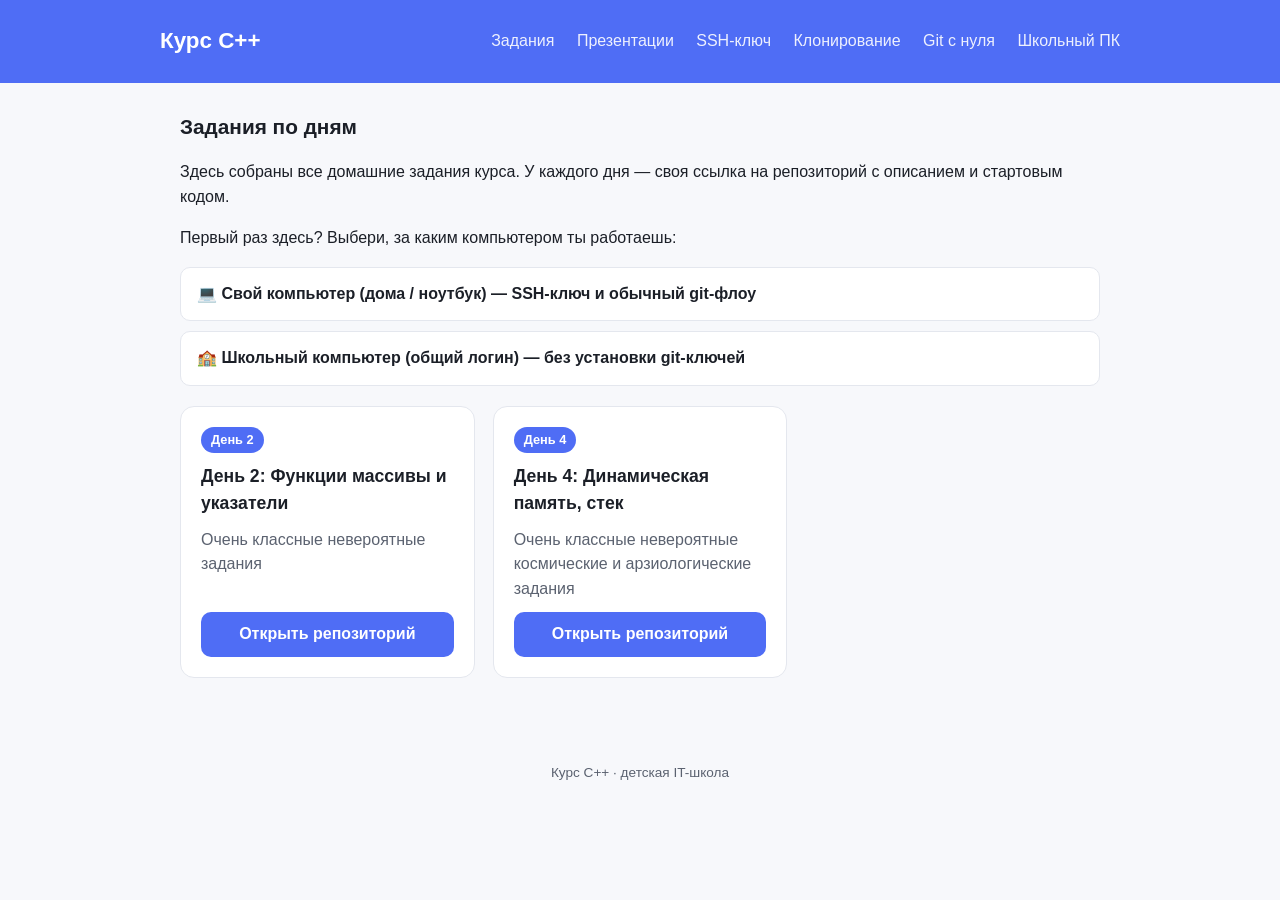
<file: index.html>
<!doctype html>
<html lang="ru">
<head>
  <meta charset="utf-8" />
  <meta name="viewport" content="width=device-width, initial-scale=1" />
  <title>Задания по C++</title>
  <link rel="stylesheet" href="assets/styles.css" />
</head>
<body>
  <header class="site-header">
    <div class="inner">
      <h1>Курс C++</h1>
      <nav>
        <a href="index.html">Задания</a>
        <a href="presentations.html">Презентации</a>
        <a href="guides/ssh-key.html">SSH-ключ</a>
        <a href="guides/git-clone.html">Клонирование</a>
        <a href="guides/git-basics.html">Git с нуля</a>
        <a href="guides/school-pc.html">Школьный ПК</a>
      </nav>
    </div>
  </header>

  <main>
    <h2>Задания по дням</h2>
    <p>Здесь собраны все домашние задания курса. У каждого дня — своя ссылка на репозиторий с описанием и стартовым кодом.</p>

    <p>Первый раз здесь? Выбери, за каким компьютером ты работаешь:</p>
    <div class="guides-list">
      <a href="guides/ssh-key.html">💻 Свой компьютер (дома / ноутбук) — SSH-ключ и обычный git-флоу</a>
      <a href="guides/school-pc.html">🏫 Школьный компьютер (общий логин) — без установки git-ключей</a>
    </div>

    <div id="days-container" class="cards"></div>
  </main>

  <footer>Курс C++ · детская IT-школа</footer>

  <script src="assets/data/days.js"></script>
  <script src="assets/app.js"></script>
</body>
</html>
</file>
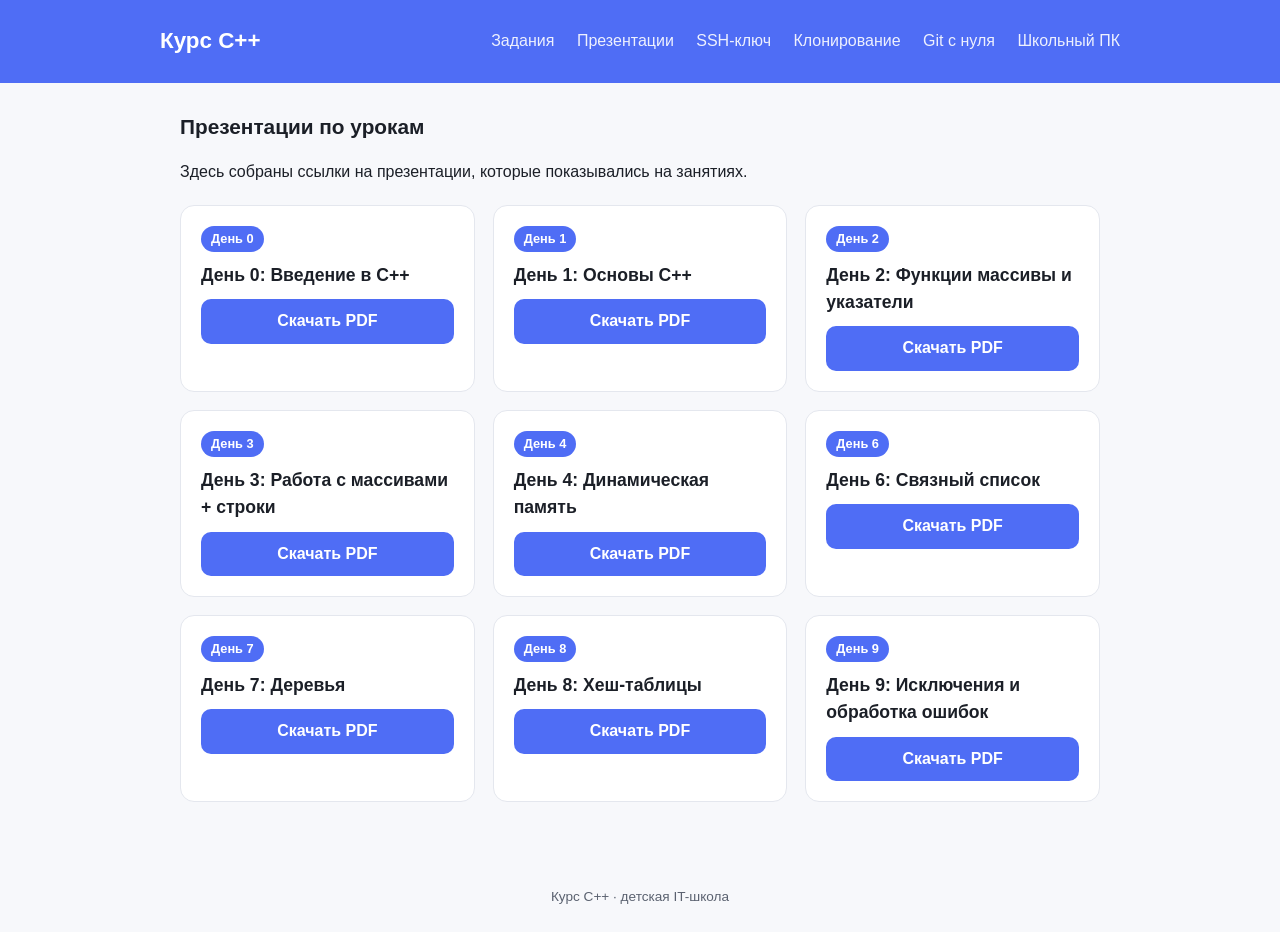
<file: presentations.html>
<!doctype html>
<html lang="ru">
<head>
  <meta charset="utf-8" />
  <meta name="viewport" content="width=device-width, initial-scale=1" />
  <title>Презентации — Курс C++</title>
  <link rel="stylesheet" href="assets/styles.css" />
</head>
<body>
  <header class="site-header">
    <div class="inner">
      <h1>Курс C++</h1>
      <nav>
        <a href="index.html">Задания</a>
        <a href="presentations.html">Презентации</a>
        <a href="guides/ssh-key.html">SSH-ключ</a>
        <a href="guides/git-clone.html">Клонирование</a>
        <a href="guides/git-basics.html">Git с нуля</a>
        <a href="guides/school-pc.html">Школьный ПК</a>
      </nav>
    </div>
  </header>

  <main>
    <h2>Презентации по урокам</h2>
    <p>Здесь собраны ссылки на презентации, которые показывались на занятиях.</p>

    <div id="presentations-container" class="cards"></div>
  </main>

  <footer>Курс C++ · детская IT-школа</footer>

  <script src="assets/data/presentations.js"></script>
  <script src="assets/app.js"></script>
</body>
</html>
</file>
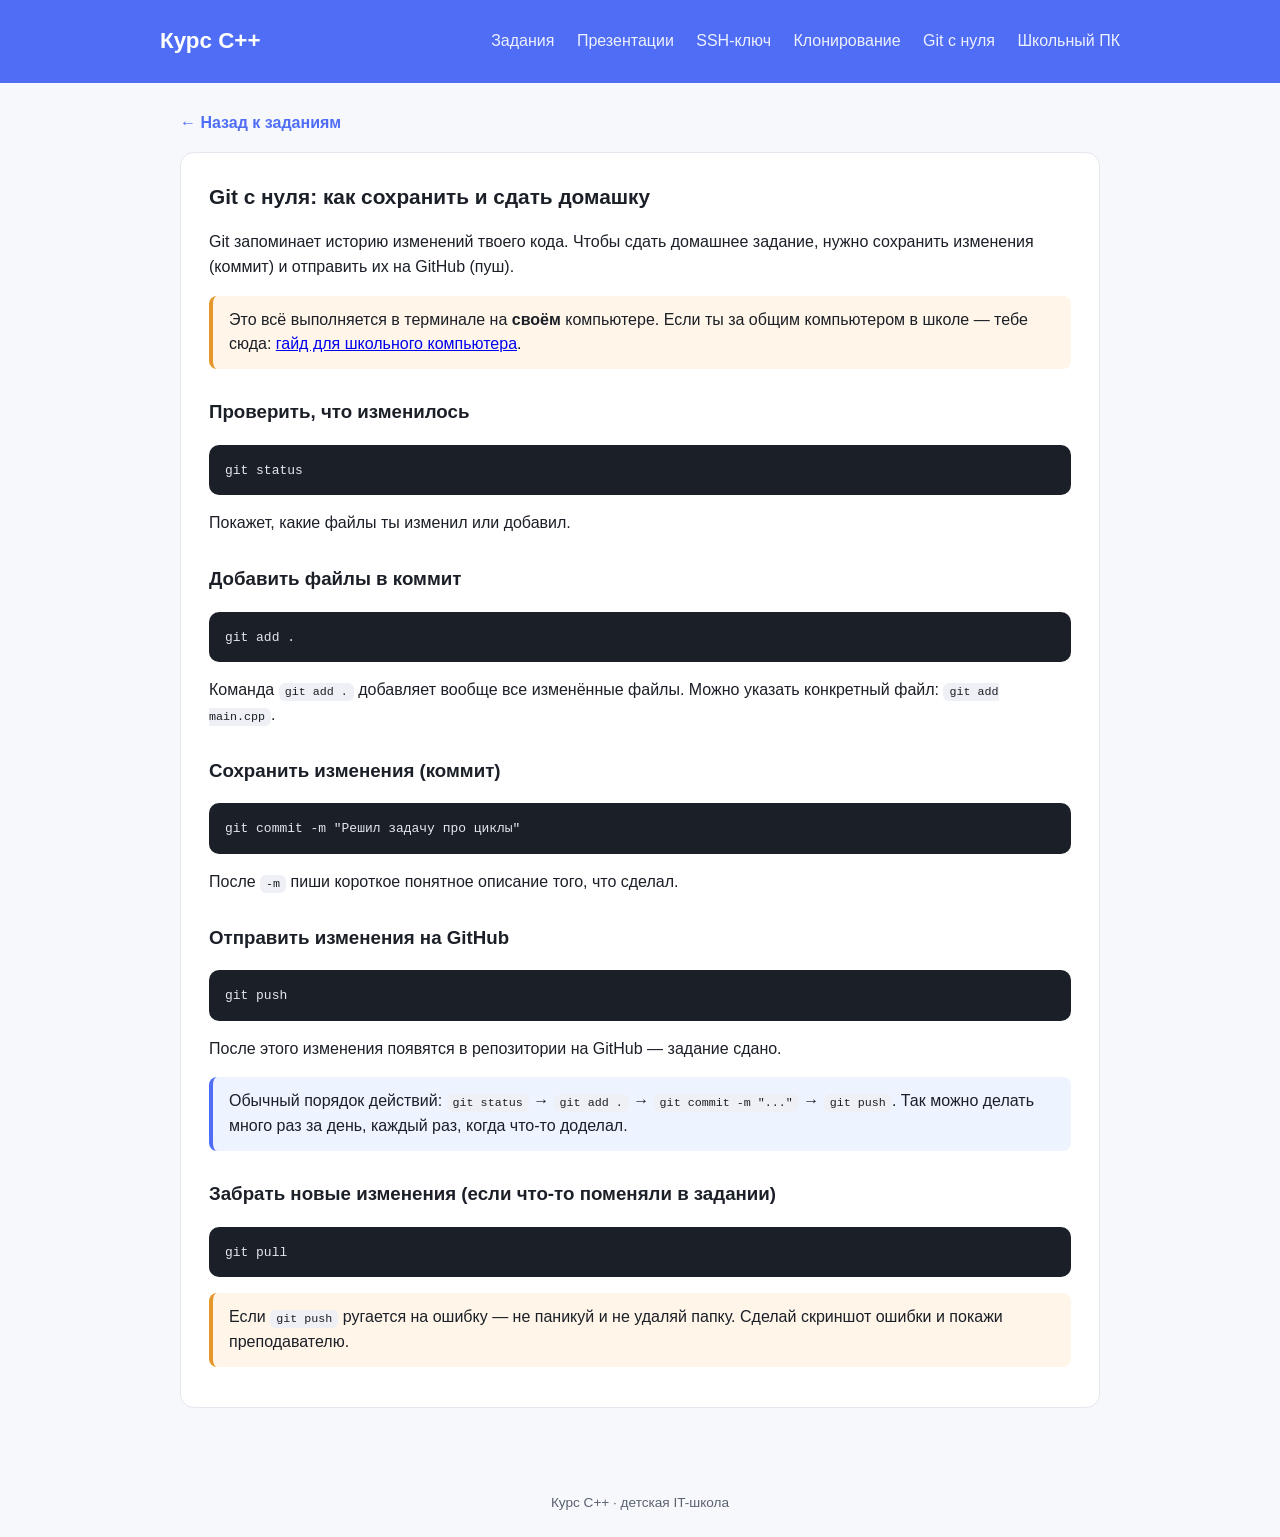
<file: guides/git-basics.html>
<!doctype html>
<html lang="ru">
<head>
  <meta charset="utf-8" />
  <meta name="viewport" content="width=device-width, initial-scale=1" />
  <title>Git с нуля — Курс C++</title>
  <link rel="stylesheet" href="../assets/styles.css" />
</head>
<body>
  <header class="site-header">
    <div class="inner">
      <h1>Курс C++</h1>
      <nav>
        <a href="../index.html">Задания</a>
        <a href="../presentations.html">Презентации</a>
        <a href="ssh-key.html">SSH-ключ</a>
        <a href="git-clone.html">Клонирование</a>
        <a href="git-basics.html">Git с нуля</a>
        <a href="school-pc.html">Школьный ПК</a>
      </nav>
    </div>
  </header>

  <main>
    <a class="back-link" href="../index.html">← Назад к заданиям</a>
    <article class="guide">
      <h2>Git с нуля: как сохранить и сдать домашку</h2>
      <p>
        Git запоминает историю изменений твоего кода. Чтобы сдать домашнее задание,
        нужно сохранить изменения (коммит) и отправить их на GitHub (пуш).
      </p>

      <div class="tip warn">
        Это всё выполняется в терминале на <strong>своём</strong> компьютере. Если ты за общим
        компьютером в школе — тебе сюда: <a href="school-pc.html">гайд для школьного компьютера</a>.
      </div>

      <h3>Проверить, что изменилось</h3>
      <pre><code>git status</code></pre>
      <p>Покажет, какие файлы ты изменил или добавил.</p>

      <h3>Добавить файлы в коммит</h3>
      <pre><code>git add .</code></pre>
      <p>Команда <code>git add .</code> добавляет вообще все изменённые файлы. Можно указать конкретный файл: <code>git add main.cpp</code>.</p>

      <h3>Сохранить изменения (коммит)</h3>
      <pre><code>git commit -m "Решил задачу про циклы"</code></pre>
      <p>После <code>-m</code> пиши короткое понятное описание того, что сделал.</p>

      <h3>Отправить изменения на GitHub</h3>
      <pre><code>git push</code></pre>
      <p>После этого изменения появятся в репозитории на GitHub — задание сдано.</p>

      <div class="tip">
        Обычный порядок действий: <code>git status</code> → <code>git add .</code> → <code>git commit -m "..."</code> → <code>git push</code>.
        Так можно делать много раз за день, каждый раз, когда что-то доделал.
      </div>

      <h3>Забрать новые изменения (если что-то поменяли в задании)</h3>
      <pre><code>git pull</code></pre>

      <div class="tip warn">
        Если <code>git push</code> ругается на ошибку — не паникуй и не удаляй папку. Сделай скриншот ошибки
        и покажи преподавателю.
      </div>
    </article>
  </main>

  <footer>Курс C++ · детская IT-школа</footer>
</body>
</html>
</file>
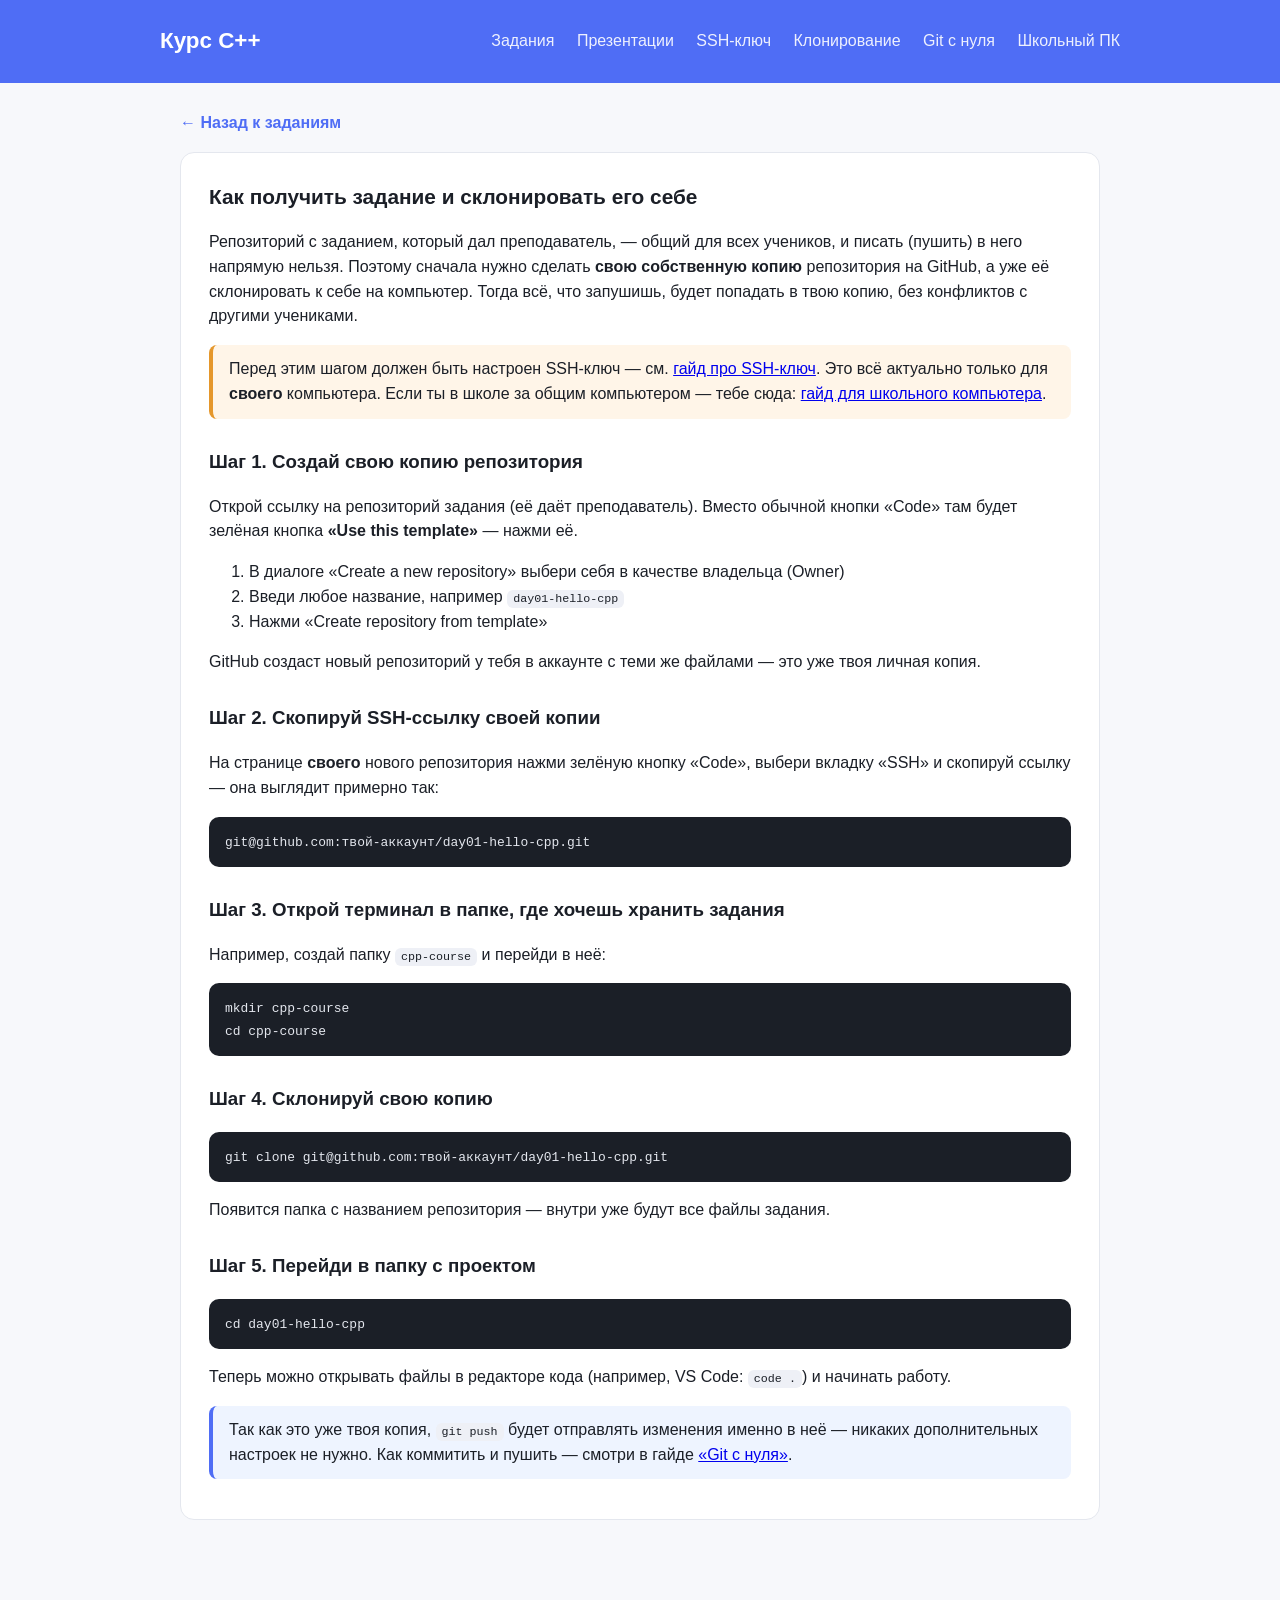
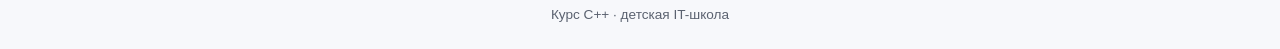
<file: guides/git-clone.html>
<!doctype html>
<html lang="ru">
<head>
  <meta charset="utf-8" />
  <meta name="viewport" content="width=device-width, initial-scale=1" />
  <title>Как склонировать репозиторий — Курс C++</title>
  <link rel="stylesheet" href="../assets/styles.css" />
</head>
<body>
  <header class="site-header">
    <div class="inner">
      <h1>Курс C++</h1>
      <nav>
        <a href="../index.html">Задания</a>
        <a href="../presentations.html">Презентации</a>
        <a href="ssh-key.html">SSH-ключ </a>
        <a href="git-clone.html">Клонирование</a>
        <a href="git-basics.html">Git с нуля</a>
        <a href="school-pc.html">Школьный ПК</a>
      </nav>
    </div>
  </header>

  <main>
    <a class="back-link" href="../index.html">← Назад к заданиям</a>
    <article class="guide">
      <h2>Как получить задание и склонировать его себе</h2>
      <p>
        Репозиторий с заданием, который дал преподаватель, — общий для всех учеников, и писать
        (пушить) в него напрямую нельзя. Поэтому сначала нужно сделать <strong>свою собственную копию</strong>
        репозитория на GitHub, а уже её склонировать к себе на компьютер. Тогда всё, что запушишь,
        будет попадать в твою копию, без конфликтов с другими учениками.
      </p>

      <div class="tip warn">
        Перед этим шагом должен быть настроен SSH-ключ — см. <a href="ssh-key.html">гайд про SSH-ключ</a>.
        Это всё актуально только для <strong>своего</strong> компьютера. Если ты в школе за общим
        компьютером — тебе сюда: <a href="school-pc.html">гайд для школьного компьютера</a>.
      </div>

      <h3>Шаг 1. Создай свою копию репозитория</h3>
      <p>
        Открой ссылку на репозиторий задания (её даёт преподаватель). Вместо обычной кнопки «Code»
        там будет зелёная кнопка <strong>«Use this template»</strong> — нажми её.
      </p>
      <ol>
        <li>В диалоге «Create a new repository» выбери себя в качестве владельца (Owner)</li>
        <li>Введи любое название, например <code>day01-hello-cpp</code></li>
        <li>Нажми «Create repository from template»</li>
      </ol>
      <p>
        GitHub создаст новый репозиторий у тебя в аккаунте с теми же файлами — это уже твоя личная копия.
      </p>

      <h3>Шаг 2. Скопируй SSH-ссылку своей копии</h3>
      <p>
        На странице <strong>своего</strong> нового репозитория нажми зелёную кнопку «Code», выбери вкладку «SSH»
        и скопируй ссылку — она выглядит примерно так:
      </p>
      <pre><code>git@github.com:твой-аккаунт/day01-hello-cpp.git</code></pre>

      <h3>Шаг 3. Открой терминал в папке, где хочешь хранить задания</h3>
      <p>Например, создай папку <code>cpp-course</code> и перейди в неё:</p>
      <pre><code>mkdir cpp-course
cd cpp-course</code></pre>

      <h3>Шаг 4. Склонируй свою копию</h3>
      <pre><code>git clone git@github.com:твой-аккаунт/day01-hello-cpp.git</code></pre>
      <p>
        Появится папка с названием репозитория — внутри уже будут все файлы задания.
      </p>

      <h3>Шаг 5. Перейди в папку с проектом</h3>
      <pre><code>cd day01-hello-cpp</code></pre>
      <p>Теперь можно открывать файлы в редакторе кода (например, VS Code: <code>code .</code>) и начинать работу.</p>

      <div class="tip">
        Так как это уже твоя копия, <code>git push</code> будет отправлять изменения именно в неё —
        никаких дополнительных настроек не нужно. Как коммитить и пушить — смотри в гайде
        <a href="git-basics.html">«Git с нуля»</a>.
      </div>
    </article>
  </main>

  <footer>Курс C++ · детская IT-школа</footer>
</body>
</html>
</file>
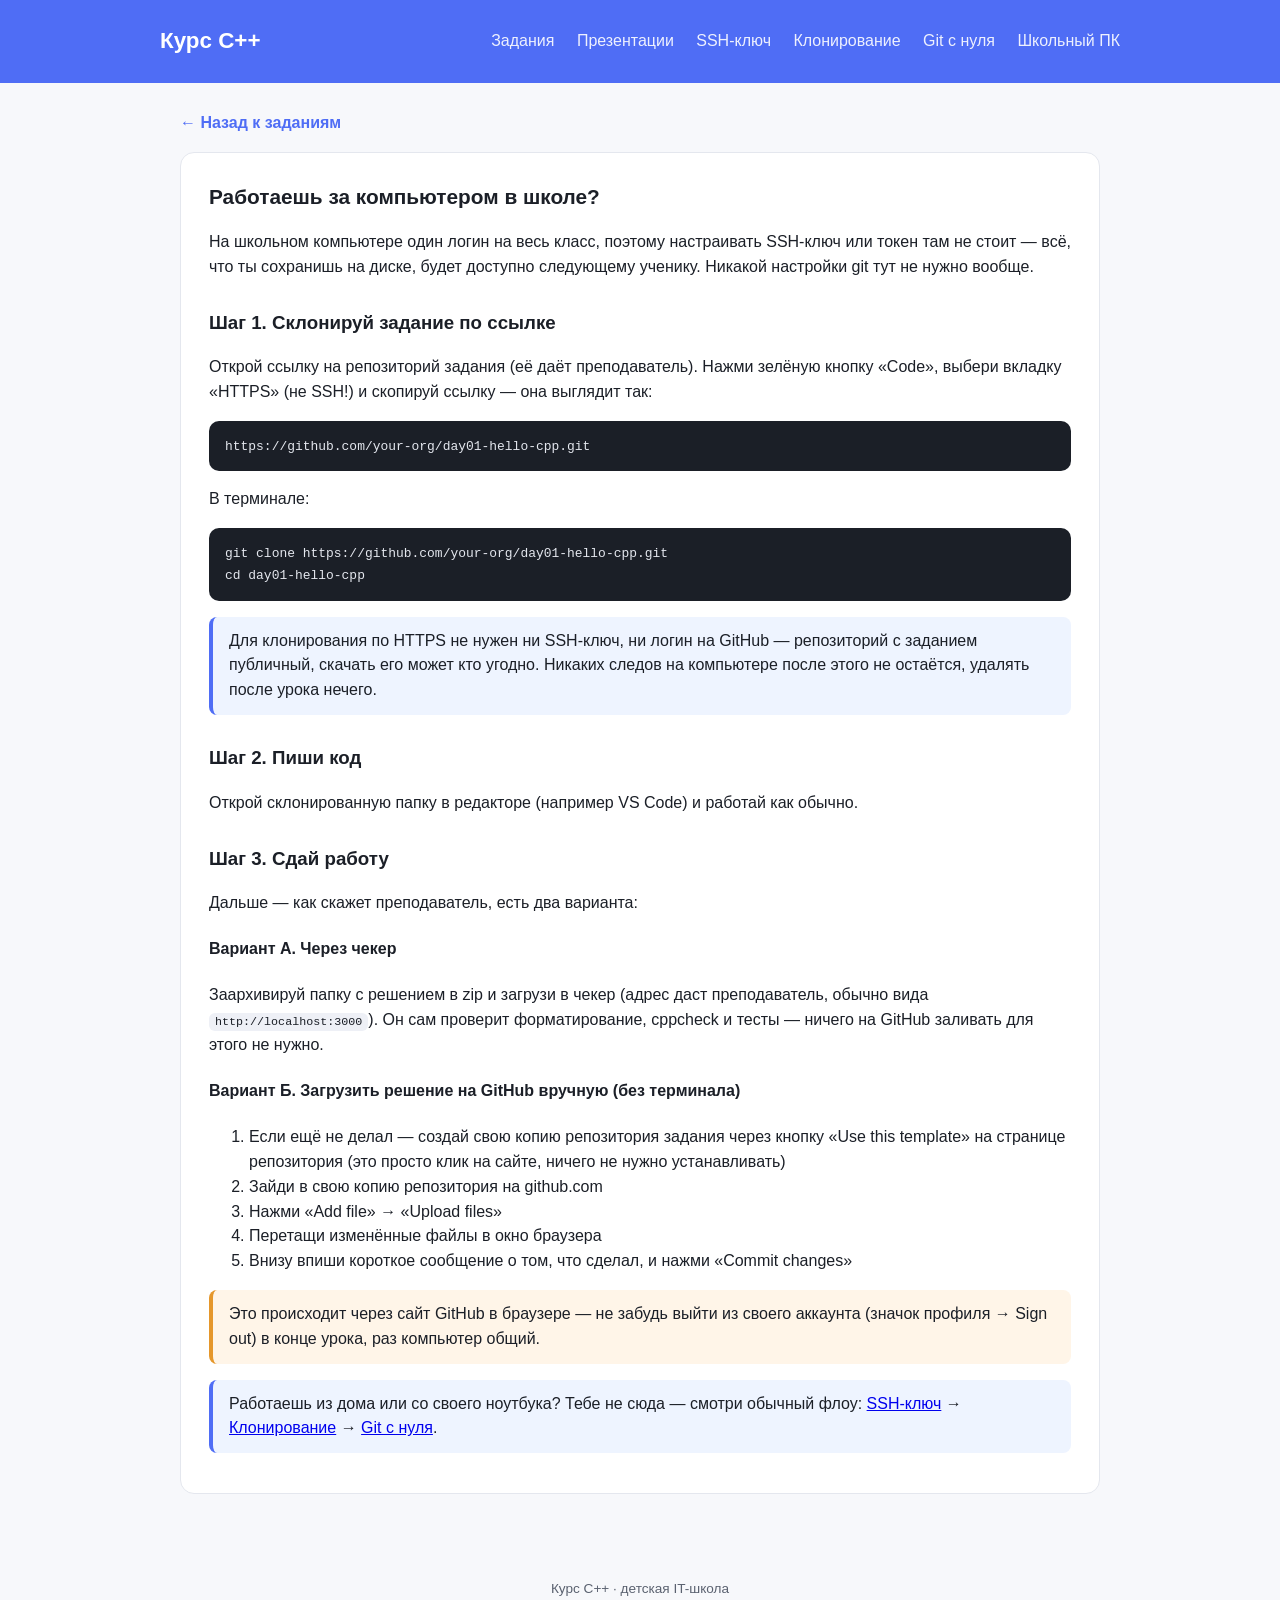
<file: guides/school-pc.html>
<!doctype html>
<html lang="ru">
<head>
  <meta charset="utf-8" />
  <meta name="viewport" content="width=device-width, initial-scale=1" />
  <title>Работаешь за школьным компьютером — Курс C++</title>
  <link rel="stylesheet" href="../assets/styles.css" />
</head>
<body>
  <header class="site-header">
    <div class="inner">
      <h1>Курс C++</h1>
      <nav>
        <a href="../index.html">Задания</a>
        <a href="../presentations.html">Презентации</a>
        <a href="ssh-key.html">SSH-ключ</a>
        <a href="git-clone.html">Клонирование</a>
        <a href="git-basics.html">Git с нуля</a>
        <a href="school-pc.html">Школьный ПК</a>
      </nav>
    </div>
  </header>

  <main>
    <a class="back-link" href="../index.html">← Назад к заданиям</a>
    <article class="guide">
      <h2>Работаешь за компьютером в школе?</h2>
      <p>
        На школьном компьютере один логин на весь класс, поэтому настраивать SSH-ключ или токен
        там не стоит — всё, что ты сохранишь на диске, будет доступно следующему ученику.
        Никакой настройки git тут не нужно вообще.
      </p>

      <h3>Шаг 1. Склонируй задание по ссылке</h3>
      <p>
        Открой ссылку на репозиторий задания (её даёт преподаватель). Нажми зелёную кнопку «Code»,
        выбери вкладку «HTTPS» (не SSH!) и скопируй ссылку — она выглядит так:
      </p>
      <pre><code>https://github.com/your-org/day01-hello-cpp.git</code></pre>
      <p>В терминале:</p>
      <pre><code>git clone https://github.com/your-org/day01-hello-cpp.git
cd day01-hello-cpp</code></pre>

      <div class="tip">
        Для клонирования по HTTPS не нужен ни SSH-ключ, ни логин на GitHub — репозиторий с заданием
        публичный, скачать его может кто угодно. Никаких следов на компьютере после этого не остаётся,
        удалять после урока нечего.
      </div>

      <h3>Шаг 2. Пиши код</h3>
      <p>Открой склонированную папку в редакторе (например VS Code) и работай как обычно.</p>

      <h3>Шаг 3. Сдай работу</h3>
      <p>Дальше — как скажет преподаватель, есть два варианта:</p>

      <h4>Вариант А. Через чекер</h4>
      <p>
        Заархивируй папку с решением в zip и загрузи в чекер (адрес даст преподаватель,
        обычно вида <code>http://localhost:3000</code>). Он сам проверит форматирование, cppcheck
        и тесты — ничего на GitHub заливать для этого не нужно.
      </p>

      <h4>Вариант Б. Загрузить решение на GitHub вручную (без терминала)</h4>
      <ol>
        <li>
          Если ещё не делал — создай свою копию репозитория задания через кнопку «Use this template»
          на странице репозитория (это просто клик на сайте, ничего не нужно устанавливать)
        </li>
        <li>Зайди в свою копию репозитория на github.com</li>
        <li>Нажми «Add file» → «Upload files»</li>
        <li>Перетащи изменённые файлы в окно браузера</li>
        <li>Внизу впиши короткое сообщение о том, что сделал, и нажми «Commit changes»</li>
      </ol>

      <div class="tip warn">
        Это происходит через сайт GitHub в браузере — не забудь выйти из своего аккаунта
        (значок профиля → Sign out) в конце урока, раз компьютер общий.
      </div>

      <div class="tip">
        Работаешь из дома или со своего ноутбука? Тебе не сюда — смотри обычный флоу:
        <a href="ssh-key.html">SSH-ключ</a> → <a href="git-clone.html">Клонирование</a> →
        <a href="git-basics.html">Git с нуля</a>.
      </div>
    </article>
  </main>

  <footer>Курс C++ · детская IT-школа</footer>
</body>
</html>
</file>
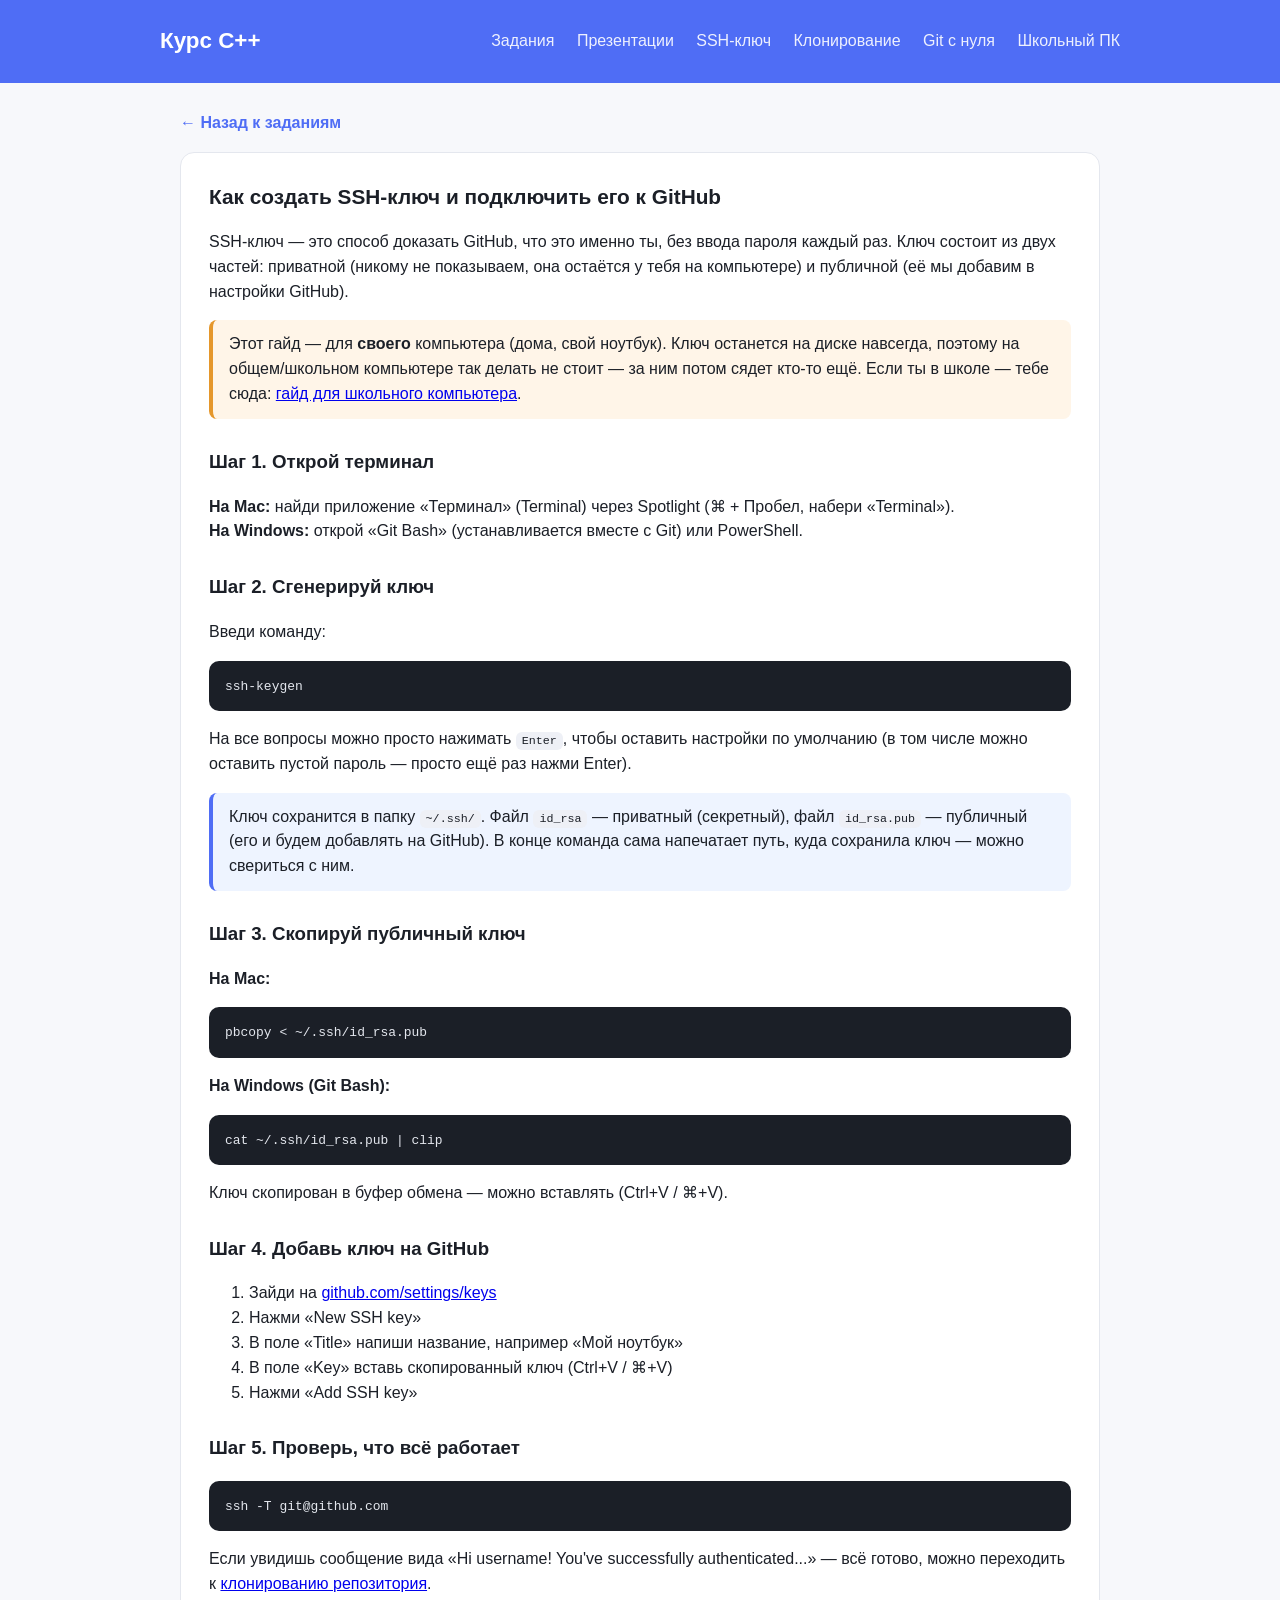
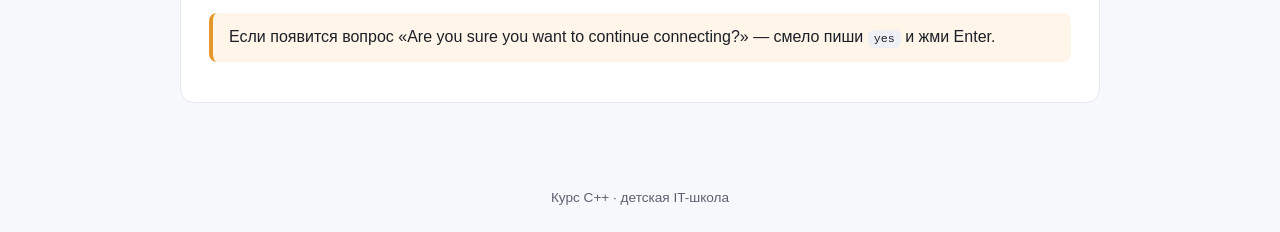
<file: guides/ssh-key.html>
<!doctype html>
<html lang="ru">
<head>
  <meta charset="utf-8" />
  <meta name="viewport" content="width=device-width, initial-scale=1" />
  <title>Как создать SSH-ключ — Курс C++</title>
  <link rel="stylesheet" href="../assets/styles.css" />
</head>
<body>
  <header class="site-header">
    <div class="inner">
      <h1>Курс C++</h1>
      <nav>
        <a href="../index.html">Задания</a>
        <a href="../presentations.html">Презентации</a>
        <a href="ssh-key.html">SSH-ключ</a>
        <a href="git-clone.html">Клонирование</a>
        <a href="git-basics.html">Git с нуля</a>
        <a href="school-pc.html">Школьный ПК</a>
      </nav>
    </div>
  </header>

  <main>
    <a class="back-link" href="../index.html">← Назад к заданиям</a>
    <article class="guide">
      <h2>Как создать SSH-ключ и подключить его к GitHub</h2>
      <p>
        SSH-ключ — это способ доказать GitHub, что это именно ты, без ввода пароля каждый раз.
        Ключ состоит из двух частей: приватной (никому не показываем, она остаётся у тебя на компьютере)
        и публичной (её мы добавим в настройки GitHub).
      </p>

      <div class="tip warn">
        Этот гайд — для <strong>своего</strong> компьютера (дома, свой ноутбук). Ключ останется на диске
        навсегда, поэтому на общем/школьном компьютере так делать не стоит — за ним потом сядет кто-то ещё.
        Если ты в школе — тебе сюда: <a href="school-pc.html">гайд для школьного компьютера</a>.
      </div>

      <h3>Шаг 1. Открой терминал</h3>
      <p>
        <strong>На Mac:</strong> найди приложение «Терминал» (Terminal) через Spotlight (⌘ + Пробел, набери «Terminal»).<br />
        <strong>На Windows:</strong> открой «Git Bash» (устанавливается вместе с Git) или PowerShell.
      </p>

      <h3>Шаг 2. Сгенерируй ключ</h3>
      <p>Введи команду:</p>
      <pre><code>ssh-keygen</code></pre>
      <p>
        На все вопросы можно просто нажимать <code>Enter</code>, чтобы оставить настройки по умолчанию
        (в том числе можно оставить пустой пароль — просто ещё раз нажми Enter).
      </p>

      <div class="tip">
        Ключ сохранится в папку <code>~/.ssh/</code>. Файл <code>id_rsa</code> — приватный (секретный),
        файл <code>id_rsa.pub</code> — публичный (его и будем добавлять на GitHub). В конце команда сама
        напечатает путь, куда сохранила ключ — можно свериться с ним.
      </div>

      <h3>Шаг 3. Скопируй публичный ключ</h3>
      <p><strong>На Mac:</strong></p>
      <pre><code>pbcopy < ~/.ssh/id_rsa.pub</code></pre>
      <p><strong>На Windows (Git Bash):</strong></p>
      <pre><code>cat ~/.ssh/id_rsa.pub | clip</code></pre>
      <p>Ключ скопирован в буфер обмена — можно вставлять (Ctrl+V / ⌘+V).</p>

      <h3>Шаг 4. Добавь ключ на GitHub</h3>
      <ol>
        <li>Зайди на <a href="https://github.com/settings/keys" target="_blank" rel="noopener">github.com/settings/keys</a></li>
        <li>Нажми «New SSH key»</li>
        <li>В поле «Title» напиши название, например «Мой ноутбук»</li>
        <li>В поле «Key» вставь скопированный ключ (Ctrl+V / ⌘+V)</li>
        <li>Нажми «Add SSH key»</li>
      </ol>

      <h3>Шаг 5. Проверь, что всё работает</h3>
      <pre><code>ssh -T git@github.com</code></pre>
      <p>
        Если увидишь сообщение вида «Hi username! You've successfully authenticated...» — всё готово,
        можно переходить к <a href="git-clone.html">клонированию репозитория</a>.
      </p>

      <div class="tip warn">
        Если появится вопрос «Are you sure you want to continue connecting?» — смело пиши <code>yes</code> и жми Enter.
      </div>
    </article>
  </main>

  <footer>Курс C++ · детская IT-школа</footer>
</body>
</html>
</file>
<file: assets/styles.css>
:root {
  --bg: #f7f8fb;
  --card-bg: #ffffff;
  --text: #1b1f27;
  --muted: #5b6270;
  --accent: #4f6df5;
  --accent-dark: #3a52c4;
  --border: #e4e7ee;
  --radius: 14px;
}

* {
  box-sizing: border-box;
}

body {
  margin: 0;
  font-family: "Segoe UI", Roboto, "Helvetica Neue", Arial, sans-serif;
  background: var(--bg);
  color: var(--text);
  line-height: 1.55;
}

header.site-header {
  background: var(--accent);
  color: white;
  padding: 24px 20px;
}

header.site-header .inner {
  max-width: 960px;
  margin: 0 auto;
  display: flex;
  flex-wrap: wrap;
  align-items: center;
  justify-content: space-between;
  gap: 12px;
}

header.site-header h1 {
  margin: 0;
  font-size: 1.4rem;
}

header.site-header nav a {
  color: white;
  text-decoration: none;
  margin-left: 18px;
  font-weight: 500;
  opacity: 0.9;
}

header.site-header nav a:first-child {
  margin-left: 0;
}

header.site-header nav a:hover {
  opacity: 1;
  text-decoration: underline;
}

main {
  max-width: 960px;
  margin: 0 auto;
  padding: 28px 20px 60px;
}

h2 {
  font-size: 1.3rem;
  margin-top: 0;
}

.cards {
  display: grid;
  grid-template-columns: repeat(auto-fill, minmax(260px, 1fr));
  gap: 18px;
  margin-top: 20px;
}

.card {
  background: var(--card-bg);
  border: 1px solid var(--border);
  border-radius: var(--radius);
  padding: 20px;
  display: flex;
  flex-direction: column;
  gap: 10px;
}

.card .day-badge {
  display: inline-block;
  background: var(--accent);
  color: white;
  font-size: 0.8rem;
  font-weight: 600;
  padding: 3px 10px;
  border-radius: 999px;
  width: fit-content;
}

.card h3 {
  margin: 0;
  font-size: 1.1rem;
}

.card p {
  margin: 0;
  color: var(--muted);
  flex-grow: 1;
}

.card a.btn {
  display: inline-block;
  text-align: center;
  background: var(--accent);
  color: white;
  text-decoration: none;
  padding: 10px 14px;
  border-radius: 10px;
  font-weight: 600;
}

.card a.btn:hover {
  background: var(--accent-dark);
}

.guides-list {
  display: flex;
  flex-direction: column;
  gap: 10px;
  margin-top: 16px;
}

.guides-list a {
  background: var(--card-bg);
  border: 1px solid var(--border);
  border-radius: 10px;
  padding: 14px 16px;
  text-decoration: none;
  color: var(--text);
  font-weight: 600;
}

.guides-list a:hover {
  border-color: var(--accent);
  color: var(--accent);
}

article.guide {
  background: var(--card-bg);
  border: 1px solid var(--border);
  border-radius: var(--radius);
  padding: 24px 28px;
}

article.guide h2 {
  margin-top: 4px;
}

article.guide h3 {
  margin-top: 28px;
}

article.guide pre {
  background: #1b1f27;
  color: #e4e7ee;
  padding: 14px 16px;
  border-radius: 10px;
  overflow-x: auto;
  font-size: 0.9rem;
}

article.guide code {
  background: #eef0f6;
  padding: 2px 6px;
  border-radius: 6px;
  font-size: 0.9em;
}

article.guide pre code {
  background: none;
  padding: 0;
}

.tip {
  background: #eef4ff;
  border-left: 4px solid var(--accent);
  padding: 12px 16px;
  border-radius: 8px;
  margin: 16px 0;
}

.tip.warn {
  background: #fff5e8;
  border-left-color: #e5972b;
}

.back-link {
  display: inline-block;
  margin-bottom: 16px;
  color: var(--accent);
  text-decoration: none;
  font-weight: 600;
}

footer {
  text-align: center;
  color: var(--muted);
  padding: 24px;
  font-size: 0.85rem;
}

@media (max-width: 600px) {
  header.site-header .inner {
    flex-direction: column;
    align-items: flex-start;
  }
}
</file>
